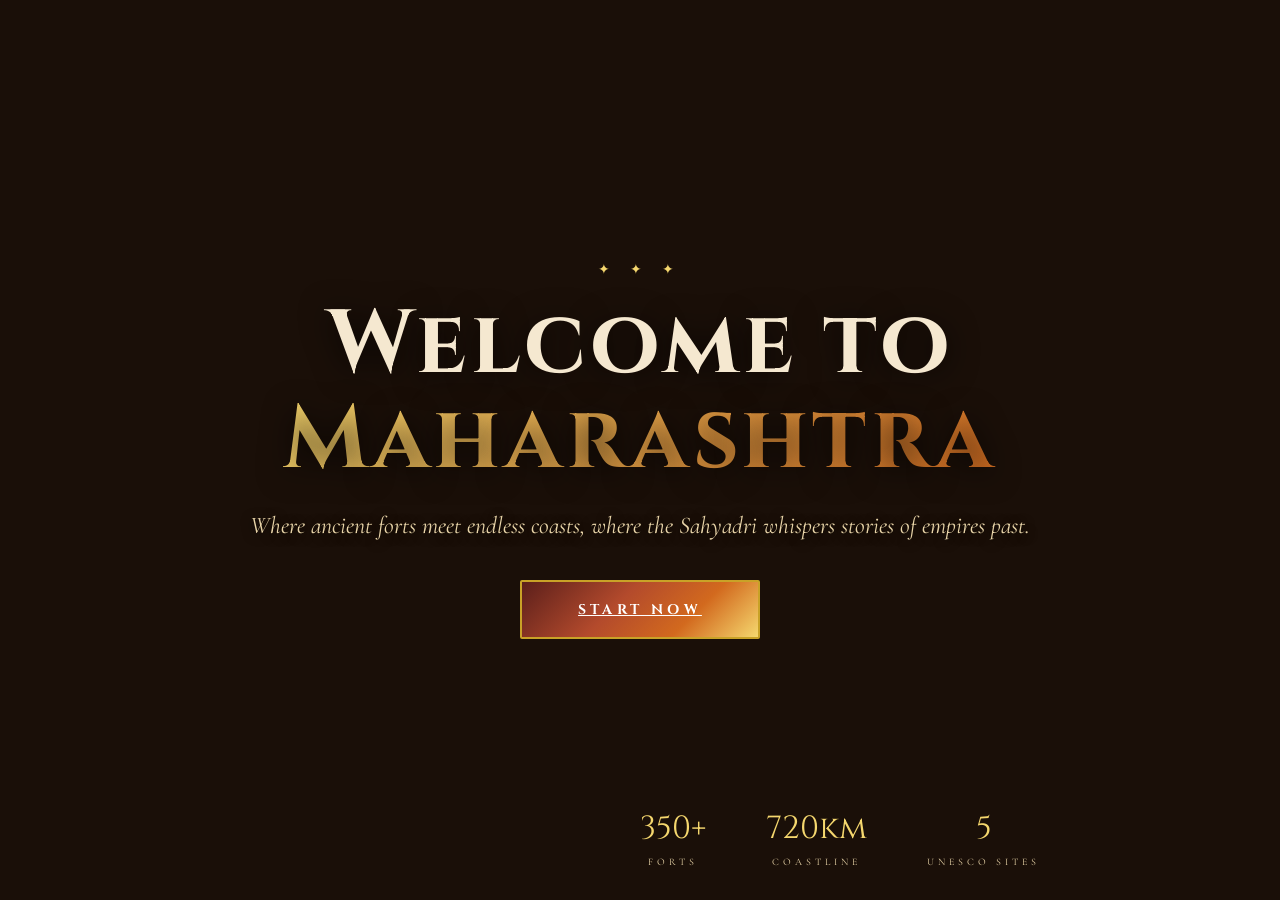
<file: index.html>
<!DOCTYPE html>
<html lang="en">
<head>
<meta charset="UTF-8" />
<meta name="viewport" content="width=device-width, initial-scale=1.0" />
<title>Maha Bhraman — Discover Maharashtra</title>
<meta name="description" content="A heritage tour of Maharashtra: forts, temples, beaches, wildlife and curated pilgrim circuits like Ashtavinayak, Jyotirlinga and 3.5 Shakti Peethas." />
<link rel="stylesheet" href="styles.css">
<link href="https://fonts.googleapis.com/css2?family=Cinzel:wght@400;600;700&family=Cormorant+Garamond:ital,wght@0,400;0,600;1,400&display=swap" rel="stylesheet">
</head>
<body>
<section class="screen active" id="s-landing">
  <div class="bg"></div>
  <div class="veil"></div>
  <div class="content fade-up">
    <div class="ornament">✦ ✦ ✦</div>
    <h1 class="display">Welcome to <span class="accent">Maharashtra</span></h1>
    <p class="lead fade-up delay-1">Where ancient forts meet endless coasts, where the Sahyadri whispers stories of empires past.</p>
    <a href="explore.html" class="btn-regal fade-up delay-2">Start Now</a>
  </div>
  <div class="stats-bar fade-up delay-3">
    <div class="stat"><span class="num">350+</span><span class="lab">Forts</span></div>
    <div class="stat"><span class="num">720km</span><span class="lab">Coastline</span></div>
    <div class="stat"><span class="num">5</span><span class="lab">UNESCO Sites</span></div>
  </div>
</section>

<script src="data.js"></script>
<script src="script.js"></script>
</body>
</html>
</file>
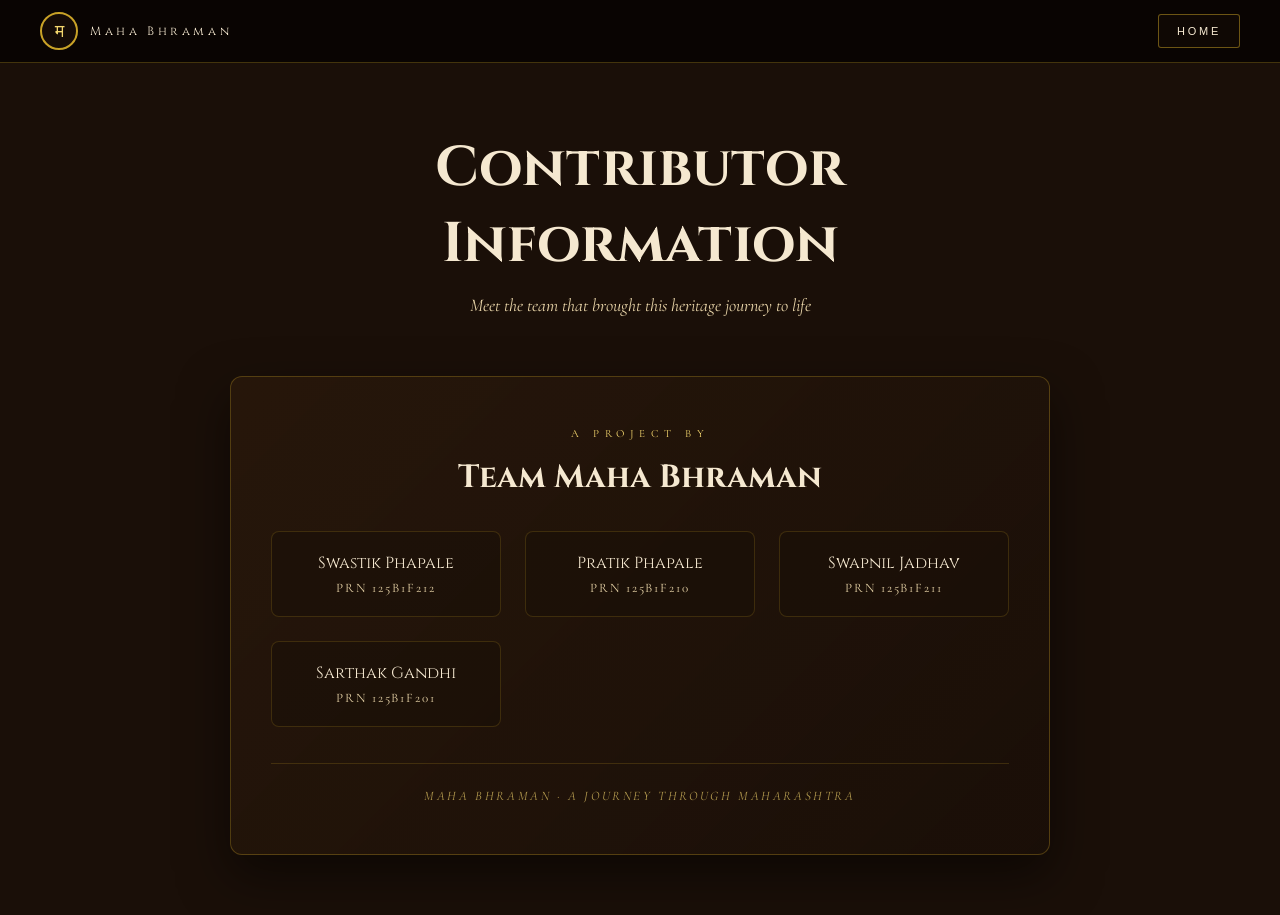
<file: contributors.html>
<!DOCTYPE html>
<html lang="en">
<head>
<meta charset="UTF-8" />
<meta name="viewport" content="width=device-width, initial-scale=1.0" />
<title>Contributors — Maha Bhraman</title>
<style>
:root{
  --gold:#c9a227; --gold-2:#f5d76e;
  --ink:#1a0f08; --parchment:#f5e8d0; --parchment-2:#e8d4a8;
}
*{margin:0;padding:0;box-sizing:border-box}
html,body{height:100%;width:100%}
body{
  font-family:'Cormorant Garamond', Georgia, serif;
  background:var(--ink); color:var(--parchment);
  overflow-x:hidden;
  -webkit-font-smoothing:antialiased;
  padding-top:70px;
}
/* ===== GLOBAL NAVIGATION ===== */
.global-nav{position:fixed;top:0;left:0;right:0;z-index:9999;display:flex;justify-content:space-between;align-items:center;padding:12px 40px;background:rgba(10,5,3,.98);border-bottom:1px solid rgba(201,162,39,.3);backdrop-filter:blur(12px)}
.nav-brand{display:flex;align-items:center;gap:12px}
.nav-brand-mark{width:38px;height:38px;border:2px solid var(--gold);border-radius:50%;display:flex;align-items:center;justify-content:center;font-family:'Cinzel',serif;color:var(--gold-2);font-size:18px;background:rgba(26,15,8,.7)}
.nav-brand-name{font-family:'Cinzel',serif;letter-spacing:.3em;font-size:12px;color:var(--parchment)}
.nav-links{display:flex;gap:12px}
.nav-link{padding:10px 18px;border:1px solid rgba(201,162,39,.5);background:rgba(26,15,8,.45);color:var(--parchment);font-family:'Helvetica Neue',Arial,sans-serif;font-size:11px;letter-spacing:.25em;text-transform:uppercase;text-decoration:none;cursor:pointer;border-radius:3px;transition:all .3s ease}
.nav-link:hover{background:var(--gold);color:var(--ink);border-color:var(--gold);transform:translateY(-1px)}
/* ===== MAIN CONTENT ===== */
main{max-width:900px;margin:0 auto;padding:60px 40px}
.page-header{text-align:center;margin-bottom:60px}
.page-header h1{font-family:'Cinzel',serif;font-size:clamp(32px,6vw,56px);color:var(--parchment);margin-bottom:12px}
.page-header p{color:var(--parchment-2);font-style:italic;font-size:18px}
.contrib-card{background:linear-gradient(135deg,rgba(58,35,15,.4),rgba(26,15,8,.7));border:1px solid rgba(201,162,39,.3);border-radius:12px;padding:50px 40px;text-align:center;box-shadow:0 20px 50px rgba(0,0,0,.5)}
.contrib-card .lab{color:var(--gold-2);letter-spacing:.5em;font-size:11px;text-transform:uppercase;margin-bottom:16px}
.contrib-card h2{font-family:'Cinzel',serif;font-size:32px;color:var(--parchment);margin-bottom:32px}
.members-grid{display:grid;grid-template-columns:repeat(auto-fit,minmax(200px,1fr));gap:24px;margin-bottom:36px}
.member{background:rgba(26,15,8,.6);border:1px solid rgba(201,162,39,.2);border-radius:8px;padding:20px;transition:all .3s ease}
.member:hover{background:rgba(201,162,39,.1);border-color:rgba(201,162,39,.4);transform:translateY(-4px)}
.member-name{font-family:'Cinzel',serif;color:var(--parchment);font-size:16px;margin-bottom:6px}
.member-prn{color:var(--parchment-2);font-size:13px;letter-spacing:.15em}
.tagline{color:rgba(245,215,110,.7);font-style:italic;font-size:13px;letter-spacing:.2em;text-transform:uppercase;margin-top:24px;padding-top:24px;border-top:1px solid rgba(201,162,39,.2)}
@media (max-width:768px){
  main{padding:40px 24px}
  .contrib-card{padding:30px 24px}
  .members-grid{grid-template-columns:1fr}
}
</style>
<link href="https://fonts.googleapis.com/css2?family=Cinzel:wght@400;600;700&family=Cormorant+Garamond:ital,wght@0,400;0,600;1,400&display=swap" rel="stylesheet">
</head>
<body>
<header class="global-nav">
  <div class="nav-brand"><div class="nav-brand-mark">म</div><div class="nav-brand-name">Maha Bhraman</div></div>
  <nav class="nav-links">
    <a class="nav-link" href="maharashtra-tourism.html">Home</a>
  </nav>
</header>

<main>
  <div class="page-header">
    <h1>Contributor Information</h1>
    <p>Meet the team that brought this heritage journey to life</p>
  </div>

  <section class="contrib-card">
    <div class="lab">A project by</div>
    <h2>Team Maha Bhraman</h2>
    
    <div class="members-grid">
      <div class="member">
        <div class="member-name">Swastik Phapale</div>
        <div class="member-prn">PRN 125B1F212</div>
      </div>
      <div class="member">
        <div class="member-name">Pratik Phapale</div>
        <div class="member-prn">PRN 125B1F210</div>
      </div>
      <div class="member">
        <div class="member-name">Swapnil Jadhav</div>
        <div class="member-prn">PRN 125B1F211</div>
      </div>
      <div class="member">
        <div class="member-name">Sarthak Gandhi</div>
        <div class="member-prn">PRN 125B1F201</div>
      </div>
    </div>

    <div class="tagline">Maha Bhraman · A journey through Maharashtra</div>
  </section>
</main>
</body>
</html>
</file>
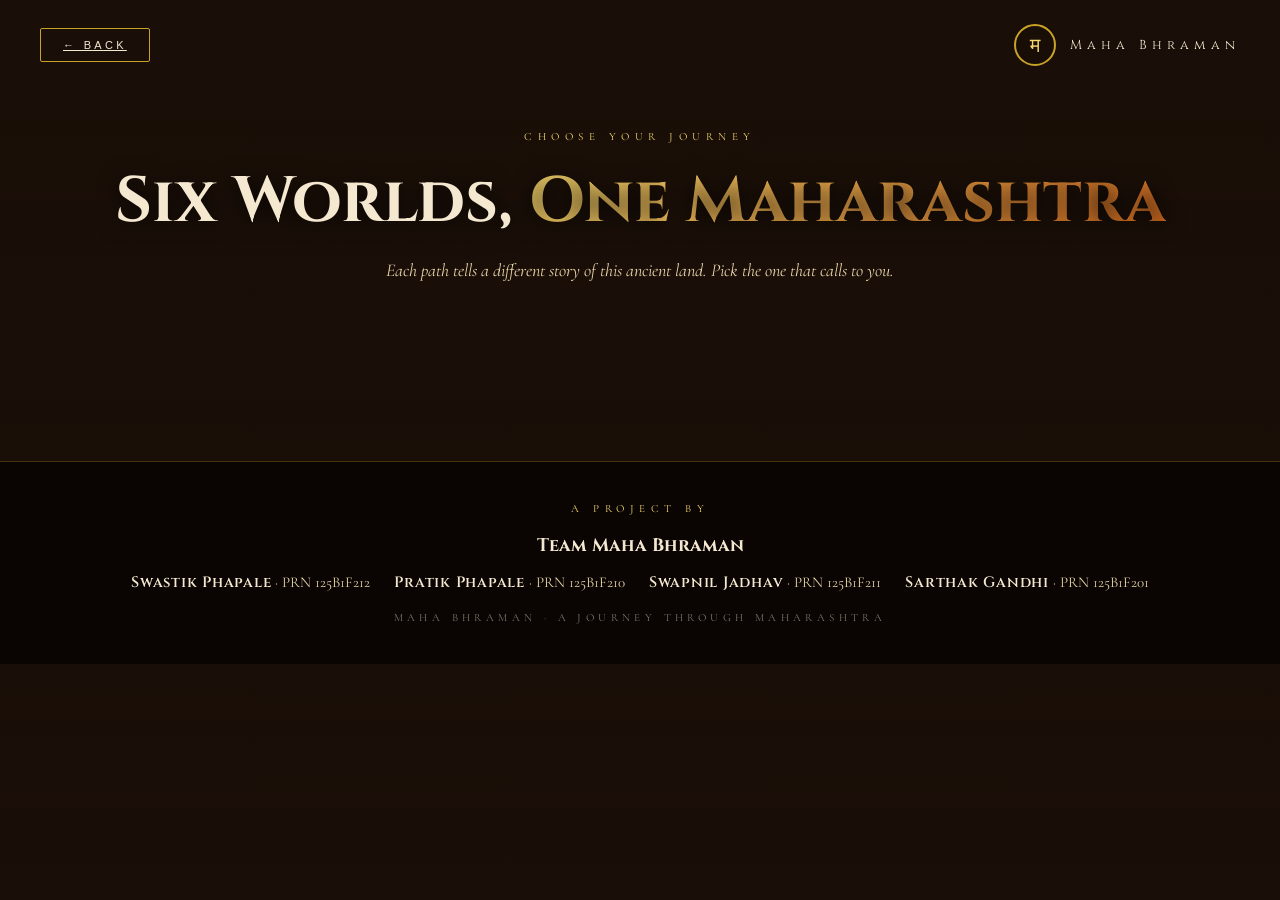
<file: explore.html>
<!DOCTYPE html>
<html lang="en">
<head>
<meta charset="UTF-8" />
<meta name="viewport" content="width=device-width, initial-scale=1.0" />
<title>Explore Maharashtra — Maha Bhraman</title>
<meta name="description" content="Choose your journey through Maharashtra's six worlds: heritage, religious, coastal, wildlife, and special pilgrim circuits." />
<link rel="stylesheet" href="styles.css">
<link href="https://fonts.googleapis.com/css2?family=Cinzel:wght@400;600;700&family=Cormorant+Garamond:ital,wght@0,400;0,600;1,400&display=swap" rel="stylesheet">
</head>
<body>
<section class="screen active" id="s-explore">
  <div class="bg"></div>
  <div class="veil"></div>
  <div class="topbar">
    <a href="index.html" class="back-btn">← Back</a>
    <div class="brand"><div class="brand-mark">म</div><div class="brand-name">Maha Bhraman</div></div>
  </div>
  <div class="explore-title fade-up">
    <div class="ornament">Choose your journey</div>
    <h1>Six Worlds, <span class="accent">One Maharashtra</span></h1>
    <p>Each path tells a different story of this ancient land. Pick the one that calls to you.</p>
  </div>
  <div class="cat-grid" id="catGrid"></div>
  <div class="contrib">
    <div class="lab">A project by</div>
    <h4>Team Maha Bhraman</h4>
    <ul>
      <li><b>Swastik Phapale</b> · PRN 125B1F212</li>
      <li><b>Pratik Phapale</b> · PRN 125B1F210</li>
      <li><b>Swapnil Jadhav</b> · PRN 125B1F211</li>
      <li><b>Sarthak Gandhi</b> · PRN 125B1F201</li>
    </ul>
    <div class="small">Maha Bhraman · A journey through Maharashtra</div>
  </div>
</section>

<script src="data.js"></script>
<script src="script.js"></script>
<script>
// Build category grid
(function(){
  const g = document.getElementById('catGrid');
  const order = ['heritage','religious','coastal','wildlife','special'];
  const repImg = {
    heritage: 'https://upload.wikimedia.org/wikipedia/commons/thumb/c/ca/Pratapgad_The_Fort_of_Valour.jpg/1280px-Pratapgad_The_Fort_of_Valour.jpg',
    religious: 'https://upload.wikimedia.org/wikipedia/commons/thumb/5/5b/Mahabaleshwar_Temple.jpg/1280px-Mahabaleshwar_Temple.jpg',
    coastal: 'https://upload.wikimedia.org/wikipedia/commons/3/3a/Mumbai_03-2016_30_Gateway_of_India.jpg',
    wildlife: 'https://upload.wikimedia.org/wikipedia/commons/thumb/9/9e/Tadoba_Andhari_Tiger_Reserve.jpg/1280px-Tadoba_Andhari_Tiger_Reserve.jpg',
    special: 'https://upload.wikimedia.org/wikipedia/commons/thumb/c/c3/Ajanta_%2863%29.jpg/1280px-Ajanta_%2863%29.jpg'
  };
  order.forEach(cid=>{
    const c = DATA.categories[cid];
    const card = document.createElement('div');
    card.className = 'cat-card fade-up';
    card.innerHTML = `
      <div class="img" style="background-image:url('${repImg[cid]}')"></div>
      <div class="veil"></div>
      <div class="glyph">${GLYPHS[cid]||'✦'}</div>
      <div class="body"><h3>${c.title}</h3><p>${c.tagline}</p></div>`;
    card.onclick = ()=> {
      if (cid === 'special') window.location.href = 'special.html';
      else window.location.href = `wheel.html?category=${cid}`;
    };
    g.appendChild(card);
  });
})();
</script>
</body>
</html>
</file>
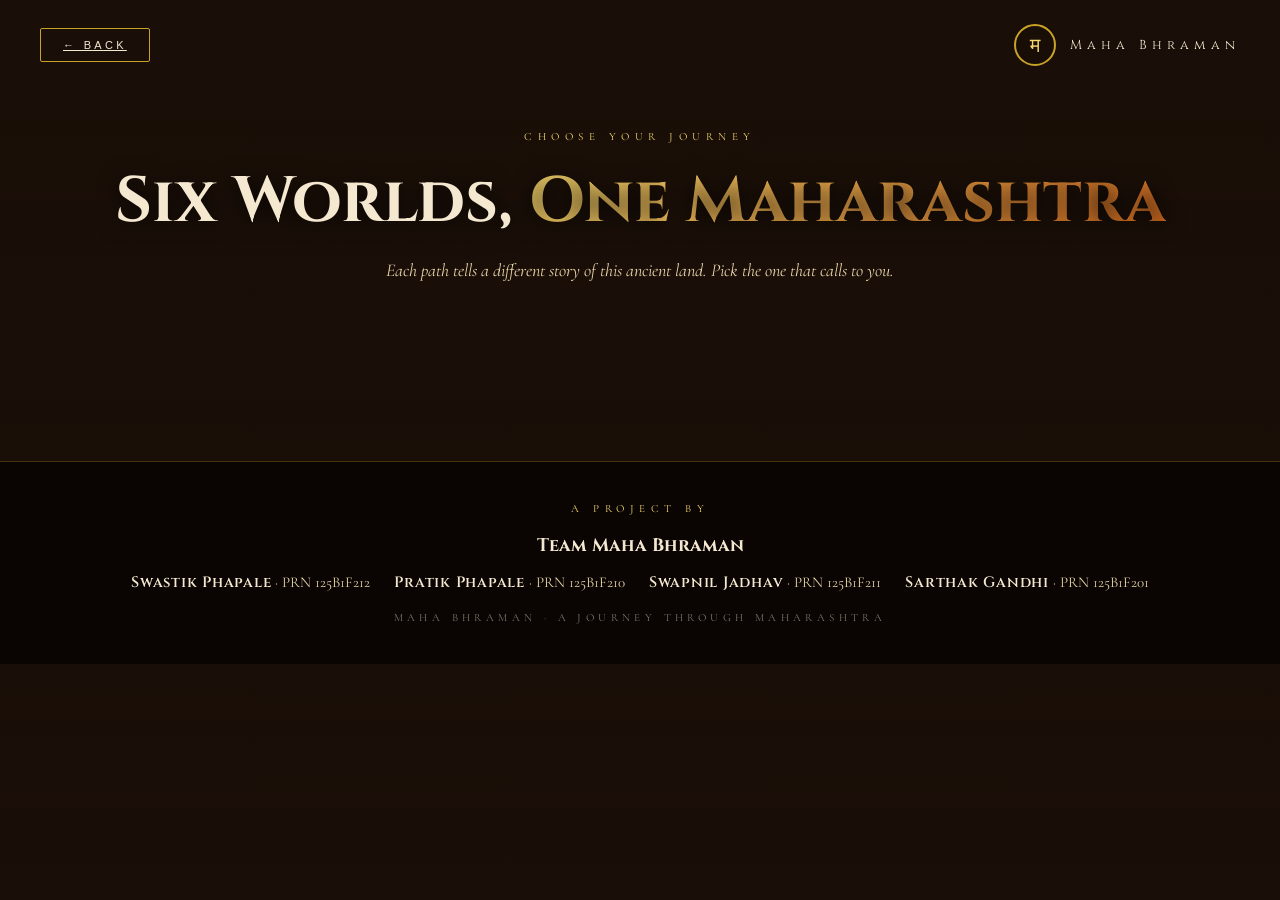
<file: info.html>
<!DOCTYPE html>
<html lang="en">
<head>
<meta charset="UTF-8" />
<meta name="viewport" content="width=device-width, initial-scale=1.0" />
<title>Destination Info — Maha Bhraman</title>
<meta name="description" content="Detailed information about destinations in Maharashtra." />
<link rel="stylesheet" href="styles.css">
<link href="https://fonts.googleapis.com/css2?family=Cinzel:wght@400;600;700&family=Cormorant+Garamond:ital,wght@0,400;0,600;1,400&display=swap" rel="stylesheet">
</head>
<body>
<section class="screen active" id="s-info">
  <div class="topbar" style="position:absolute;left:0;right:0;z-index:10">
    <a href="#" class="back-btn" id="backBtn">← Back</a>
    <div class="brand"><div class="brand-mark">म</div><div class="brand-name">Maha Bhraman</div></div>
  </div>
  <div class="hero">
    <img id="infoHeroImg" src="" alt="" onerror="this.classList.add('broken'); this.style.display='none'"/>
    <div class="veil"></div>
    <div class="titlebox">
      <div class="lab" id="infoLab">Discover</div>
      <h1 id="infoName">—</h1>
    </div>
  </div>
  <div class="info-body">
    <div class="info-text">
      <h2>About</h2><p id="infoAbout"></p>
      <h2>History</h2><p id="infoHist"></p>
      <h2>Story &amp; Legend</h2><p id="infoStory"></p>
      <h2>Nearby (within 100 km)</h2><ul id="infoNear"></ul>
    </div>
    <div class="info-image"><img id="infoSideImg" src="" alt="" onerror="this.classList.add('broken')"/></div>
  </div>
  <div class="origin-section">
    <h2>From where are you travelling?</h2>
    <p class="sub">Pick your starting city to see how to get there.</p>
    <div class="city-grid" id="cityGrid"></div>
  </div>
</section>

<script src="data.js"></script>
<script src="script.js"></script>
<script>
function getQueryParam(param) {
  const urlParams = new URLSearchParams(window.location.search);
  return urlParams.get(param);
}

function initInfo() {
  const spotId = getQueryParam('spot');
  if (!spotId || !DATA.spots[spotId]) {
    window.location.href = 'explore.html';
    return;
  }

  const sp = DATA.spots[spotId];
  document.getElementById('infoName').textContent = sp.name;
  document.getElementById('infoLab').textContent = 'Discover';
  document.getElementById('infoHeroImg').src = sp.image;
  document.getElementById('infoHeroImg').style.display = '';
  document.getElementById('infoHeroImg').classList.remove('broken');
  document.getElementById('infoSideImg').src = sp.image;
  document.getElementById('infoSideImg').classList.remove('broken');
  document.getElementById('infoAbout').textContent = sp.info;
  document.getElementById('infoHist').textContent = sp.history;
  document.getElementById('infoStory').textContent = sp.story;
  const ul = document.getElementById('infoNear');
  ul.innerHTML = '';
  sp.nearby.forEach(n=>{ const li=document.createElement('li'); li.textContent=n; ul.appendChild(li); });

  // Set back button to go to wheel (we'll assume it came from wheel)
  document.getElementById('backBtn').href = 'wheel.html';

  // Build city grid
  const g = document.getElementById('cityGrid');
  DATA.cities.forEach(c=>{
    const b = document.createElement('button');
    b.className = 'city-btn';
    b.textContent = c;
    b.onclick = ()=> window.location.href = `transport.html?spot=${spotId}&city=${c}`;
    g.appendChild(b);
  });
}

initInfo();
</script>
</body>
</html>
</file>
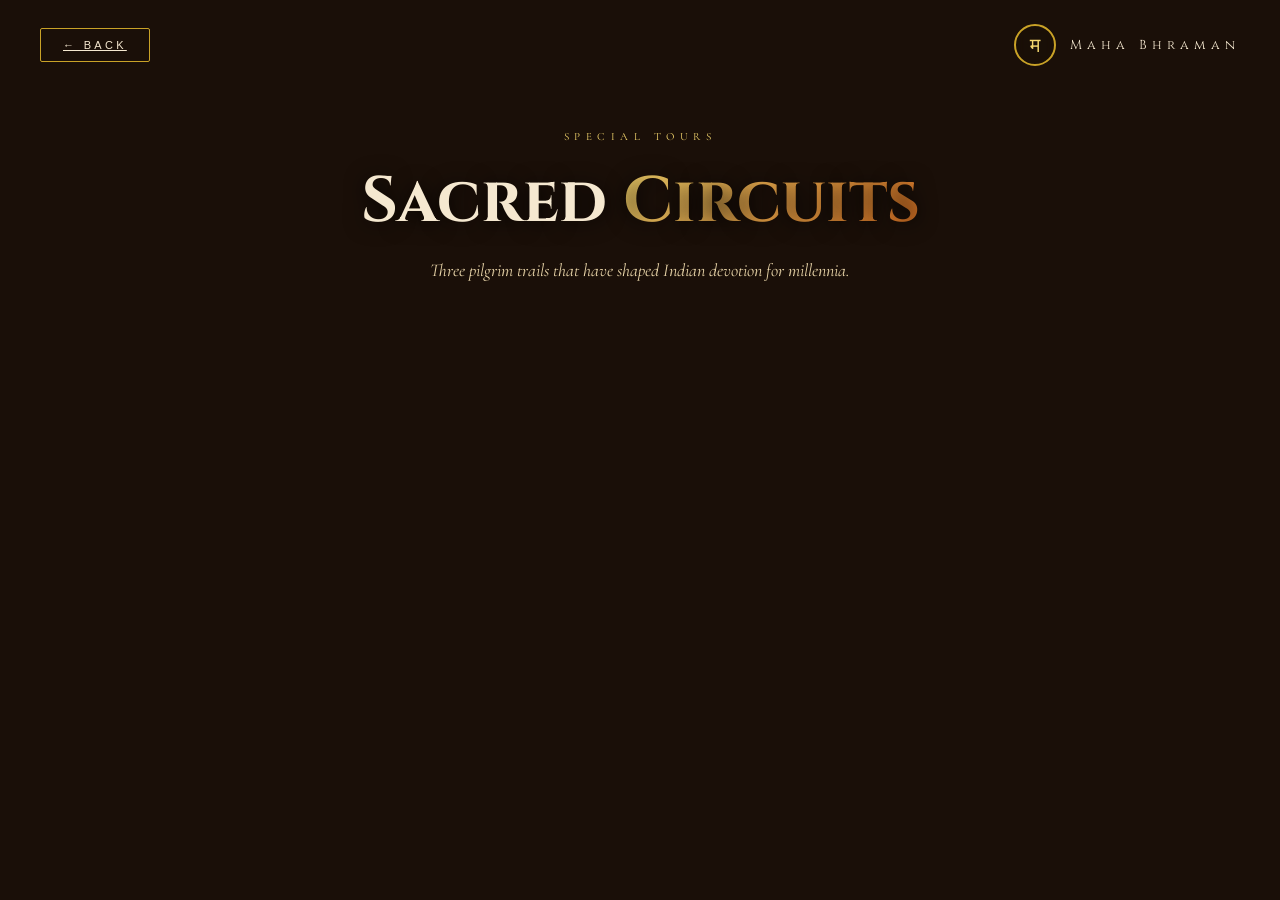
<file: special.html>
<!DOCTYPE html>
<html lang="en">
<head>
<meta charset="UTF-8" />
<meta name="viewport" content="width=device-width, initial-scale=1.0" />
<title>Special Tours — Maha Bhraman</title>
<meta name="description" content="Sacred pilgrim circuits of Maharashtra: Ashtavinayak, Jyotirlinga, and 3.5 Shakti Peethas." />
<link rel="stylesheet" href="styles.css">
<link href="https://fonts.googleapis.com/css2?family=Cinzel:wght@400;600;700&family=Cormorant+Garamond:ital,wght@0,400;0,600;1,400&display=swap" rel="stylesheet">
</head>
<body>
<section class="screen active" id="s-special">
  <div class="topbar">
    <a href="explore.html" class="back-btn">← Back</a>
    <div class="brand"><div class="brand-mark">म</div><div class="brand-name">Maha Bhraman</div></div>
  </div>
  <div class="explore-title fade-up">
    <div class="ornament">Special Tours</div>
    <h1>Sacred <span class="accent">Circuits</span></h1>
    <p>Three pilgrim trails that have shaped Indian devotion for millennia.</p>
  </div>
  <div class="cat-grid special-grid" id="specialGrid"></div>
</section>

<script src="data.js"></script>
<script src="script.js"></script>
<script>
// Build special sub-grid
(function(){
  const g = document.getElementById('specialGrid');
  const order = ['ashtavinayak','jyotirlinga','shakti'];
  order.forEach(sid=>{
    const s = DATA.special[sid];
    const card = document.createElement('div');
    card.className = 'cat-card fade-up';
    card.innerHTML = `
      <div class="img" style="background-image:url('${s.image}')"></div>
      <div class="veil"></div>
      <div class="glyph">❖</div>
      <div class="body"><h3>${s.title}</h3><p>${s.tagline}</p></div>`;
    card.onclick = ()=> window.location.href = `wheel.html?special=${sid}`;
    g.appendChild(card);
  });
})();
</script>
</body>
</html>
</file>
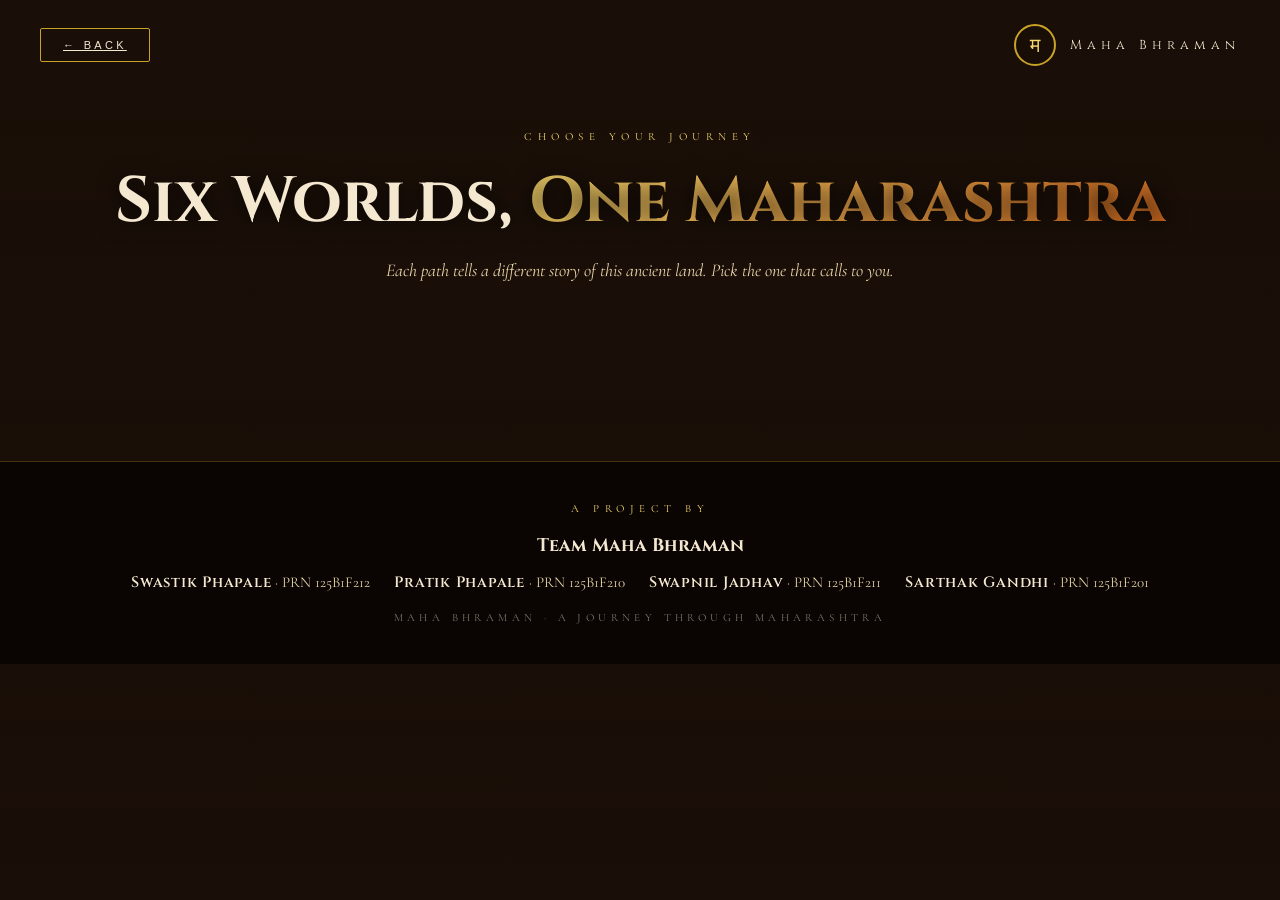
<file: transport.html>
<!DOCTYPE html>
<html lang="en">
<head>
<meta charset="UTF-8" />
<meta name="viewport" content="width=device-width, initial-scale=1.0" />
<title>Travel Information — Maha Bhraman</title>
<meta name="description" content="Transportation options and schedules for traveling to destinations in Maharashtra." />
<link rel="stylesheet" href="styles.css">
<link href="https://fonts.googleapis.com/css2?family=Cinzel:wght@400;600;700&family=Cormorant+Garamond:ital,wght@0,400;0,600;1,400&display=swap" rel="stylesheet">
</head>
<body>
<section class="screen active" id="s-transport">
  <div class="topbar">
    <a href="#" class="back-btn" id="backBtn">← Back</a>
    <div class="brand"><div class="brand-mark">म</div><div class="brand-name">Maha Bhraman</div></div>
  </div>
  <div class="transport-head">
    <div class="lab">Plan your travel</div>
    <h1 id="tHeading">—</h1>
    <p id="tSub">—</p>
  </div>
  <div class="transport-grid">
    <div class="t-card">
      <h3><span class="icon">🚌</span> By Bus</h3>
      <table id="busTable"><thead><tr><th>Operator</th><th>Code</th><th>Dep</th><th>Arr</th><th>Fare</th></tr></thead><tbody></tbody></table>
    </div>
    <div class="t-card">
      <h3><span class="icon">✈</span> By Flight</h3>
      <div id="flightTableWrap"></div>
    </div>
  </div>
  <div class="contrib">
    <div class="lab">Project by</div>
    <h4>Team Maha Bhraman</h4>
    <ul>
      <li><b>Swastik Phapale</b> · PRN 125B1F212</li>
      <li><b>Pratik Phapale</b> · PRN 125B1F210</li>
      <li><b>Swapnil Jadhav</b> · PRN 125B1F211</li>
      <li><b>Sarthak Gandhi</b> · PRN 125B1F201</li>
    </ul>
  </div>
</section>

<script src="data.js"></script>
<script src="script.js"></script>
<script>
function getQueryParam(param) {
  const urlParams = new URLSearchParams(window.location.search);
  return urlParams.get(param);
}

function initTransport() {
  const spotId = getQueryParam('spot');
  const city = getQueryParam('city');

  if (!spotId || !city || !DATA.spots[spotId] || !DATA.transport[spotId] || !DATA.transport[spotId][city]) {
    window.location.href = 'explore.html';
    return;
  }

  const sp = DATA.spots[spotId];
  const t = DATA.transport[spotId][city];
  document.getElementById('tHeading').textContent = `${city} → ${sp.name}`;
  document.getElementById('tSub').textContent = `Sample schedule from ${city} (${t.airport_origin}) to nearest airport ${t.airport_dest}.`;
  document.getElementById('backBtn').href = `info.html?spot=${spotId}`;

  // Bus table
  const tb = document.querySelector('#busTable tbody');
  tb.innerHTML = '';
  t.buses.forEach(b=>{
    const tr = document.createElement('tr');
    tr.innerHTML = `<td>${b.op}</td><td>${b.code}</td><td>${b.dep}</td><td>${b.arr}</td><td>${b.fare}</td>`;
    tb.appendChild(tr);
  });

  // Flights
  const fw = document.getElementById('flightTableWrap');
  if (!t.flights.length) {
    fw.innerHTML = `<div class="empty-flight">No direct flight needed — your origin and destination share airport <b>${t.airport_origin}</b>. Bus or road is the recommended option.</div>`;
  } else {
    let h = `<table><thead><tr><th>Airline</th><th>Code</th><th>${t.airport_origin} → ${t.airport_dest}</th><th>Arr</th><th>Fare</th></tr></thead><tbody>`;
    t.flights.forEach(f=>{
      h += `<tr><td>${f.op}</td><td>${f.code}</td><td>${f.dep}</td><td>${f.arr}</td><td>${f.fare}</td></tr>`;
    });
    h += `</tbody></table>`;
    fw.innerHTML = h;
  }
}

initTransport();
</script>
</body>
</html>
</file>
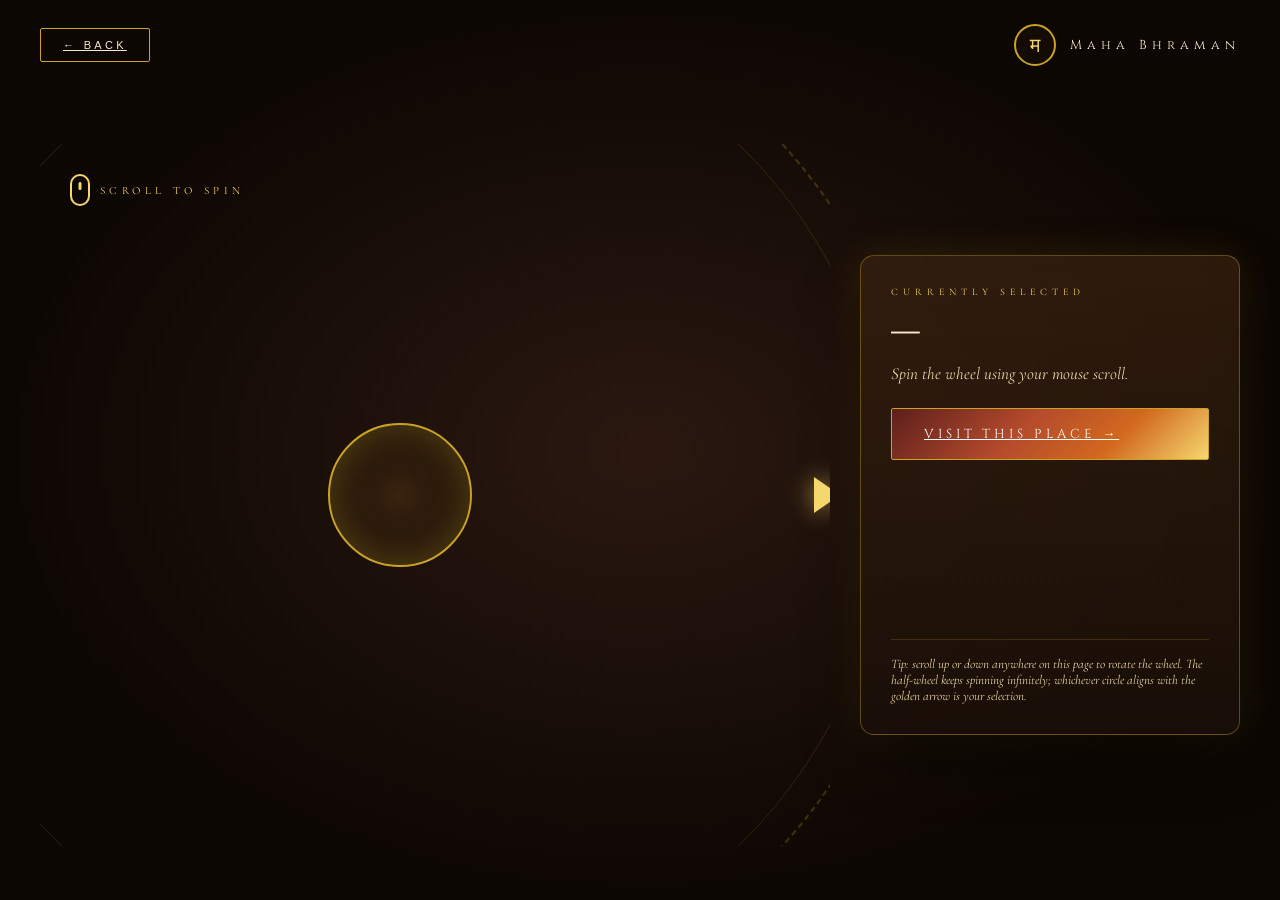
<file: wheel.html>
<!DOCTYPE html>
<html lang="en">
<head>
<meta charset="UTF-8" />
<meta name="viewport" content="width=device-width, initial-scale=1.0" />
<title>Wheel Selector — Maha Bhraman</title>
<meta name="description" content="Spin the wheel to discover random destinations in Maharashtra." />
<link rel="stylesheet" href="styles.css">
<link href="https://fonts.googleapis.com/css2?family=Cinzel:wght@400;600;700&family=Cormorant+Garamond:ital,wght@0,400;0,600;1,400&display=swap" rel="stylesheet">
</head>
<body>
<section class="screen active" id="s-wheel">
  <div class="topbar">
    <a href="#" class="back-btn" id="backBtn">← Back</a>
    <div class="brand"><div class="brand-mark">म</div><div class="brand-name" id="wheelTitle">Maha Bhraman</div></div>
  </div>
  <div class="wheel-stage">
    <div class="wheel-wrap" id="wheelWrap">
      <div class="scroll-cue"><span class="ico"></span> Scroll to spin</div>
      <div class="wheel" id="wheel"></div>
      <div class="wheel-pointer"></div>
    </div>
    <aside class="wheel-info">
      <div class="lab">Currently selected</div>
      <h2 id="wheelName">—</h2>
      <p class="tag" id="wheelTag">Spin the wheel using your mouse scroll.</p>
      <a href="#" class="pick-btn" id="pickBtn">Visit this place →</a>
      <div class="hint">Tip: scroll up or down anywhere on this page to rotate the wheel. The half-wheel keeps spinning infinitely; whichever circle aligns with the golden arrow is your selection.</div>
    </aside>
  </div>
</section>

<script src="data.js"></script>
<script src="script.js"></script>
<script>
// Wheel functionality
let wheelAngle = 0;
let wheelStep = 0;
let wheelItemsEls = [];
let activeIdx = 0;
let currentSpotIds = [];
let currentCategory = '';

function getQueryParam(param) {
  const urlParams = new URLSearchParams(window.location.search);
  return urlParams.get(param);
}

function initWheel() {
  const category = getQueryParam('category');
  const special = getQueryParam('special');

  if (category) {
    currentCategory = 'explore';
    currentSpotIds = DATA.catSpots[category];
    document.getElementById('wheelTitle').textContent = DATA.categories[category].title;
    document.getElementById('backBtn').href = 'explore.html';
  } else if (special) {
    currentCategory = 'special';
    currentSpotIds = DATA.specialSpots[special];
    document.getElementById('wheelTitle').textContent = DATA.special[special].title;
    document.getElementById('backBtn').href = 'special.html';
  }

  buildWheel();
}

function buildWheel(){
  const wheel = document.getElementById('wheel');
  wheel.innerHTML = '';
  const N = currentSpotIds.length;
  wheelStep = 360 / N;
  const r = 520;
  wheel.style.setProperty('--wheel-r', r+'px');
  wheelItemsEls = [];
  currentSpotIds.forEach((sid, i)=>{
    const sp = DATA.spots[sid];
    const el = document.createElement('div');
    el.className = 'wheel-item';
    const ang = i * wheelStep;
    const rad = ang * Math.PI/180;
    const ringR = r - 110;
    const x = Math.cos(rad) * ringR;
    const y = Math.sin(rad) * ringR;
    el.style.transform = `translate(${x}px, ${y}px) rotate(${-ang}deg)`;
    el.dataset.baseAngle = ang;
    el.innerHTML = `<img src="${sp.image}" alt="${sp.name}" onerror="this.parentNode.classList.add('broken'); this.style.display='none'"/>`;
    el.onclick = ()=> { snapToIndex(i); openCurrentSpot(); };
    wheel.appendChild(el);
    wheelItemsEls.push(el);
  });
  wheelAngle = 0;
  applyWheel();
  updateWheelInfo();
}

function applyWheel(){
  const wheel = document.getElementById('wheel');
  wheel.style.transform = `translateY(-50%) rotate(${wheelAngle}deg)`;
  let bestI = 0, bestDist = 1e9;
  wheelItemsEls.forEach((el, i)=>{
    const base = parseFloat(el.dataset.baseAngle);
    let screenAng = (base + wheelAngle) % 360;
    if (screenAng < 0) screenAng += 360;
    const dist = Math.min(screenAng, 360 - screenAng);
    if (dist < bestDist) { bestDist = dist; bestI = i; }
    const img = el.querySelector('img');
    if (img) img.style.transform = `rotate(${-wheelAngle}deg)`;
    el.classList.remove('active');
  });
  wheelItemsEls[bestI] && wheelItemsEls[bestI].classList.add('active');
  if (bestI !== activeIdx) { activeIdx = bestI; updateWheelInfo(); }
}

function updateWheelInfo(){
  const sid = currentSpotIds[activeIdx];
  if (!sid) return;
  const sp = DATA.spots[sid];
  document.getElementById('wheelName').textContent = sp.name;
  document.getElementById('wheelTag').textContent = sp.info.split('.').slice(0,1).join('.') + '.';
}

function snapToIndex(i){
  const target = -i * wheelStep;
  let delta = ((target - wheelAngle) % 360 + 540) % 360 - 180;
  wheelAngle += delta;
  applyWheel();
}

function openCurrentSpot(){
  const sid = currentSpotIds[activeIdx];
  if (!sid) return;
  window.location.href = `info.html?spot=${sid}`;
}

// Event listeners
window.addEventListener('wheel', (e)=>{
  e.preventDefault();
  wheelAngle += e.deltaY * 0.25;
  applyWheel();
}, {passive:false});

let touchStartY = null;
window.addEventListener('touchstart', e=>{ touchStartY = e.touches[0].clientY; });
window.addEventListener('touchmove', e=>{
  if (touchStartY===null) return;
  const dy = e.touches[0].clientY - touchStartY;
  wheelAngle += dy * 0.5;
  touchStartY = e.touches[0].clientY;
  applyWheel();
});

document.getElementById('pickBtn').onclick = openCurrentSpot;

initWheel();
</script>
</body>
</html>
</file>
<file: styles.css>
:root{
  --saffron:#d2691e; --saffron-2:#a0522d; --gold:#c9a227; --gold-2:#f5d76e;
  --ink:#1a0f08; --ink-2:#2a1810; --parchment:#f5e8d0; --parchment-2:#e8d4a8;
  --maroon:#5c1f1b; --terracotta:#b34a2c;
  --gradient-sunset: linear-gradient(135deg,#5c1f1b 0%, #b34a2c 40%, #d2691e 70%, #f5d76e 100%);
  --gradient-veil: linear-gradient(180deg, rgba(26,15,8,.45) 0%, rgba(26,15,8,.85) 100%);
  --shadow-regal: 0 25px 60px -10px rgba(0,0,0,.7), 0 0 40px rgba(201,162,39,.15);
}
*{margin:0;padding:0;box-sizing:border-box}
html,body{height:100%}
body{
  font-family:'Cormorant Garamond', Georgia, serif;
  background:var(--ink); color:var(--parchment);
  overflow-x:hidden;
  -webkit-font-smoothing:antialiased;
}
.display{font-family:'Cinzel','Times New Roman',serif;letter-spacing:.04em}
.ui{font-family:'Helvetica Neue',Arial,sans-serif;letter-spacing:.25em;text-transform:uppercase;font-size:11px}

/* ===== fade animations ===== */
@keyframes fadeUp{from{opacity:0;transform:translateY(24px)}to{opacity:1;transform:none}}
@keyframes slowZoom{from{transform:scale(1.05)}to{transform:scale(1.18)}}
@keyframes glowPulse{0%,100%{box-shadow:0 0 30px rgba(245,215,110,.35)}50%{box-shadow:0 0 60px rgba(245,215,110,.7)}}
.fade-up{animation:fadeUp .9s cubic-bezier(.22,1,.36,1) both}
.delay-1{animation-delay:.15s}.delay-2{animation-delay:.3s}.delay-3{animation-delay:.45s}.delay-4{animation-delay:.6s}

/* ===== screen system ===== */
.screen{display:none;min-height:100vh;width:100%;position:relative}
.screen.active{display:block}

/* ===== screen 1 — landing ===== */
#s-landing{display:none}
#s-landing.active{display:flex;align-items:center;justify-content:center;text-align:center;overflow:hidden}
#s-landing .bg{position:absolute;inset:0;background-image:url('https://upload.wikimedia.org/wikipedia/commons/thumb/c/ca/Pratapgad_The_Fort_of_Valour.jpg/1280px-Pratapgad_The_Fort_of_Valour.jpg');background-size:cover;background-position:center;animation:slowZoom 20s ease-in-out infinite alternate;filter:saturate(1.1) contrast(1.05)}
#s-landing .veil{position:absolute;inset:0;background:linear-gradient(180deg, rgba(26,15,8,.55), rgba(26,15,8,.85))}
#s-landing .content{position:relative;z-index:2;padding:40px;max-width:900px}
#s-landing .ornament{font-size:14px;color:var(--gold-2);letter-spacing:.6em;margin-bottom:20px}
#s-landing h1{font-size:clamp(40px,7vw,96px);line-height:1.05;color:var(--parchment);text-shadow:0 4px 30px rgba(0,0,0,.7);font-weight:700}
#s-landing h1 .accent{background:linear-gradient(135deg,var(--gold-2),var(--saffron));-webkit-background-clip:text;background-clip:text;color:transparent}
#s-landing p.lead{margin-top:24px;font-size:clamp(18px,2vw,24px);font-style:italic;color:var(--parchment-2);text-shadow:0 2px 12px rgba(0,0,0,.7)}
.btn-regal{
  display:inline-block;margin-top:40px;padding:18px 56px;border:2px solid var(--gold);
  background:var(--gradient-sunset);color:#fff;font-family:'Cinzel',serif;font-weight:700;
  letter-spacing:.3em;font-size:14px;text-transform:uppercase;cursor:pointer;
  transition:all .4s ease;animation:glowPulse 3s infinite;border-radius:2px;
}
.btn-regal:hover{transform:translateY(-3px) scale(1.04)}
.stats-bar{position:absolute;bottom:30px;left:50%;transform:translateX(-50%);display:flex;gap:60px;z-index:2}
.stats-bar .stat{text-align:center;color:var(--parchment-2)}
.stats-bar .num{font-family:'Cinzel',serif;font-size:32px;color:var(--gold-2);display:block}
.stats-bar .lab{font-size:10px;letter-spacing:.4em;text-transform:uppercase;margin-top:6px}

/* ===== shared header ===== */
.topbar{position:relative;z-index:10;display:flex;justify-content:space-between;align-items:center;padding:24px 40px}
.brand{display:flex;align-items:center;gap:14px}
.brand-mark{width:42px;height:42px;border:2px solid var(--gold);border-radius:50%;display:flex;align-items:center;justify-content:center;font-family:'Cinzel',serif;color:var(--gold-2);font-size:20px;background:rgba(26,15,8,.6);backdrop-filter:blur(6px)}
.brand-name{font-family:'Cinzel',serif;letter-spacing:.4em;font-size:13px;color:var(--parchment)}
.back-btn{background:none;border:1px solid var(--gold);color:var(--parchment);padding:10px 22px;cursor:pointer;font-family:'Helvetica Neue',sans-serif;font-size:11px;letter-spacing:.3em;text-transform:uppercase;transition:all .3s ease;border-radius:2px}
.back-btn:hover{background:var(--gold);color:var(--ink)}

/* ===== screen 2 — explore (categories) ===== */
#s-explore .bg{position:fixed;inset:0;background-image:url('https://upload.wikimedia.org/wikipedia/commons/3/3a/Mumbai_03-2016_30_Gateway_of_India.jpg');background-size:cover;background-position:center;z-index:-1;filter:brightness(.45) saturate(1.1)}
#s-explore .veil{position:fixed;inset:0;background:var(--gradient-veil);z-index:-1}
.explore-title{text-align:center;padding:40px 20px 30px}
.explore-title .ornament{color:var(--gold-2);letter-spacing:.5em;font-size:11px;margin-bottom:16px;text-transform:uppercase}
.explore-title h1{font-family:'Cinzel',serif;font-size:clamp(36px,5vw,64px);color:var(--parchment);text-shadow:0 2px 20px rgba(0,0,0,.8)}
.explore-title h1 .accent{background:linear-gradient(135deg,var(--gold-2),var(--saffron));-webkit-background-clip:text;background-clip:text;color:transparent}
.explore-title p{font-style:italic;font-size:18px;color:var(--parchment-2);margin-top:14px;max-width:600px;margin-left:auto;margin-right:auto}
.cat-grid{display:grid;grid-template-columns:repeat(auto-fit,minmax(280px,1fr));gap:24px;padding:30px 40px 80px;max-width:1400px;margin:0 auto}
.cat-card{position:relative;height:340px;border-radius:14px;overflow:hidden;cursor:pointer;border:1px solid rgba(201,162,39,.3);transition:all .6s cubic-bezier(.22,1,.36,1);box-shadow:0 10px 30px rgba(0,0,0,.4)}
.cat-card:hover{transform:translateY(-10px);box-shadow:var(--shadow-regal);border-color:var(--gold)}
.cat-card .img{position:absolute;inset:0;background-size:cover;background-position:center;transition:transform 1.4s cubic-bezier(.22,1,.36,1)}
.cat-card:hover .img{transform:scale(1.12)}
.cat-card .veil{position:absolute;inset:0;background:linear-gradient(180deg,rgba(26,15,8,.2) 0%, rgba(26,15,8,.85) 75%, rgba(26,15,8,.95) 100%)}
.cat-card .glyph{position:absolute;top:18px;right:18px;width:46px;height:46px;border:1px solid var(--gold);border-radius:50%;display:flex;align-items:center;justify-content:center;font-family:'Cinzel',serif;font-size:20px;color:var(--gold-2);background:rgba(26,15,8,.5);backdrop-filter:blur(6px)}
.cat-card .body{position:absolute;left:0;right:0;bottom:0;padding:26px}
.cat-card .body h3{font-family:'Cinzel',serif;font-size:30px;color:var(--parchment);text-shadow:0 2px 12px rgba(0,0,0,.7)}
.cat-card .body p{font-style:italic;color:var(--parchment-2);margin-top:6px;font-size:16px}

/* ===== screen 3 — wheel selector ===== */
#s-wheel{background:radial-gradient(ellipse at center, #2a1810 0%, #0d0703 70%);min-height:100vh;overflow:hidden}
.wheel-stage{position:relative;display:grid;grid-template-columns:1fr 380px;gap:30px;padding:30px 40px;min-height:calc(100vh - 90px);align-items:center}
.wheel-wrap{position:relative;width:100%;height:78vh;min-height:560px;overflow:hidden}
/* The wheel: huge circle, only the LEFT half visible (flipped to face opposite). Items circle around it. */
.wheel{
  position:absolute;
  /* center off-screen to the right so only left half shows */
  left:calc(-1 * var(--wheel-r) + 360px);
  top:50%;transform:translateY(-50%) rotate(0deg);
  width:calc(var(--wheel-r) * 2);height:calc(var(--wheel-r) * 2);
  border-radius:50%;
  border:2px dashed rgba(201,162,39,.25);
  --wheel-r: 520px;
  transition:transform .25s cubic-bezier(.22,1,.36,1);
  will-change:transform;
}
.wheel::before{content:"";position:absolute;inset:30px;border-radius:50%;border:1px solid rgba(201,162,39,.18)}
.wheel::after{content:"";position:absolute;left:50%;top:50%;width:140px;height:140px;border-radius:50%;background:radial-gradient(circle,#3a230f 0%, #1a0f08 70%);transform:translate(-50%,-50%);border:2px solid var(--gold);box-shadow:0 0 40px rgba(201,162,39,.4) inset}
.wheel-item{
  position:absolute;left:50%;top:50%;
  width:170px;height:170px;border-radius:50%;
  margin:-85px 0 0 -85px;
  overflow:hidden;
  border:3px solid rgba(201,162,39,.6);
  box-shadow:0 8px 24px rgba(0,0,0,.6);
  background:#2a1810;
  transition:all .4s ease;
  cursor:pointer;
}
.wheel-item img{width:100%;height:100%;object-fit:cover;display:block}
.wheel-item.active{border-color:var(--gold-2);transform:scale(1.15);box-shadow:0 0 40px rgba(245,215,110,.7), 0 12px 28px rgba(0,0,0,.7);z-index:3}
.wheel-item .ring{position:absolute;inset:0;border-radius:50%;pointer-events:none}
/* indicator at the wheel's right edge (where left-half meets info panel) */
.wheel-pointer{position:absolute;right:-10px;top:50%;transform:translateY(-50%);width:0;height:0;border-style:solid;border-width:18px 0 18px 26px;border-color:transparent transparent transparent var(--gold-2);filter:drop-shadow(0 0 12px rgba(245,215,110,.7));z-index:5}
.wheel-info{padding:30px;background:linear-gradient(180deg,rgba(58,35,15,.7),rgba(26,15,8,.85));border:1px solid rgba(201,162,39,.4);border-radius:14px;backdrop-filter:blur(8px);box-shadow:var(--shadow-regal);min-height:480px;display:flex;flex-direction:column}
.wheel-info .lab{color:var(--gold-2);letter-spacing:.5em;font-size:10px;text-transform:uppercase;margin-bottom:14px}
.wheel-info h2{font-family:'Cinzel',serif;font-size:36px;color:var(--parchment);line-height:1.15}
.wheel-info p.tag{color:var(--parchment-2);font-style:italic;margin-top:10px;font-size:17px}
.wheel-info .hint{margin-top:auto;color:var(--parchment-2);font-size:13px;border-top:1px solid rgba(201,162,39,.2);padding-top:16px;font-style:italic}
.wheel-info .pick-btn{margin-top:24px;padding:16px 32px;background:var(--gradient-sunset);border:1px solid var(--gold);color:#fff;font-family:'Cinzel',serif;letter-spacing:.3em;font-size:13px;text-transform:uppercase;cursor:pointer;border-radius:2px;transition:transform .3s ease}
.wheel-info .pick-btn:hover{transform:translateY(-2px)}
.scroll-cue{position:absolute;left:30px;top:30px;color:var(--gold-2);font-size:11px;letter-spacing:.4em;text-transform:uppercase;display:flex;align-items:center;gap:10px}
.scroll-cue .ico{display:inline-block;width:20px;height:32px;border:2px solid var(--gold-2);border-radius:12px;position:relative}
.scroll-cue .ico::after{content:"";position:absolute;left:50%;top:6px;width:3px;height:8px;background:var(--gold-2);border-radius:2px;transform:translateX(-50%);animation:scrollDot 1.5s infinite}
@keyframes scrollDot{0%,100%{opacity:1;top:6px}50%{opacity:.3;top:16px}}

@media (max-width:900px){
  .wheel-stage{grid-template-columns:1fr;padding:20px}
  .wheel-wrap{height:60vh;min-height:420px}
  .wheel{left:calc(-1 * var(--wheel-r) + 280px); --wheel-r: 380px}
  .wheel-item{width:130px;height:130px;margin:-65px 0 0 -65px}
  .scroll-cue{display:none}
}

/* ===== screen 4 — special (3 sub-categories) ===== */
.special-grid{display:grid;grid-template-columns:repeat(auto-fit,minmax(300px,1fr));gap:30px;max-width:1100px;margin:40px auto;padding:0 30px}

/* ===== screen 5 — info page ===== */
#s-info{background:var(--ink);min-height:100vh}
#s-info .hero{position:relative;height:46vh;min-height:340px;overflow:hidden}
#s-info .hero img{width:100%;height:100%;object-fit:cover;animation:slowZoom 20s ease-in-out infinite alternate}
#s-info .hero .veil{position:absolute;inset:0;background:linear-gradient(180deg,rgba(26,15,8,.3) 0%, rgba(26,15,8,1) 100%)}
#s-info .hero .titlebox{position:absolute;left:0;right:0;bottom:30px;text-align:center;color:var(--parchment);padding:0 20px}
#s-info .hero .titlebox .lab{color:var(--gold-2);letter-spacing:.5em;font-size:11px;text-transform:uppercase;margin-bottom:10px}
#s-info .hero .titlebox h1{font-family:'Cinzel',serif;font-size:clamp(36px,5vw,64px);text-shadow:0 4px 20px rgba(0,0,0,.7)}
.info-body{display:grid;grid-template-columns:1.3fr 1fr;gap:40px;max-width:1300px;margin:0 auto;padding:50px 40px}
@media (max-width:900px){.info-body{grid-template-columns:1fr}}
.info-text h2{font-family:'Cinzel',serif;color:var(--gold-2);font-size:22px;margin-top:24px;margin-bottom:10px;letter-spacing:.05em}
.info-text h2:first-child{margin-top:0}
.info-text p{font-size:18px;line-height:1.7;color:var(--parchment-2)}
.info-text ul{padding-left:20px;color:var(--parchment-2);font-size:17px;line-height:1.7}
.info-image{position:sticky;top:30px;align-self:start;border-radius:12px;overflow:hidden;border:1px solid rgba(201,162,39,.3);box-shadow:var(--shadow-regal);max-height:600px}
.info-image img{width:100%;height:100%;object-fit:cover;display:block}

.origin-section{background:linear-gradient(180deg,rgba(58,35,15,.5),rgba(26,15,8,.9));border-top:1px solid rgba(201,162,39,.3);padding:50px 40px}
.origin-section h2{font-family:'Cinzel',serif;color:var(--parchment);font-size:28px;text-align:center;margin-bottom:8px}
.origin-section p.sub{text-align:center;color:var(--parchment-2);font-style:italic;margin-bottom:30px}
.city-grid{display:grid;grid-template-columns:repeat(auto-fit,minmax(150px,1fr));gap:12px;max-width:1100px;margin:0 auto}
.city-btn{padding:16px 14px;background:rgba(26,15,8,.6);border:1px solid rgba(201,162,39,.4);color:var(--parchment);font-family:'Cinzel',serif;font-size:14px;letter-spacing:.1em;cursor:pointer;border-radius:6px;transition:all .3s ease;text-align:center}
.city-btn:hover{background:var(--gradient-sunset);border-color:var(--gold-2);color:#fff;transform:translateY(-2px)}

/* ===== screen 6 — transport ===== */
#s-transport{padding:0 0 60px}
.transport-head{text-align:center;padding:40px 20px 20px}
.transport-head .lab{color:var(--gold-2);letter-spacing:.5em;font-size:11px;text-transform:uppercase;margin-bottom:10px}
.transport-head h1{font-family:'Cinzel',serif;font-size:clamp(28px,4vw,46px);color:var(--parchment)}
.transport-head p{color:var(--parchment-2);font-style:italic;margin-top:8px;font-size:18px}
.transport-grid{display:grid;grid-template-columns:1fr 1fr;gap:30px;max-width:1200px;margin:30px auto;padding:0 30px}
@media (max-width:900px){.transport-grid{grid-template-columns:1fr}}
.t-card{background:linear-gradient(180deg,rgba(58,35,15,.6),rgba(26,15,8,.9));border:1px solid rgba(201,162,39,.4);border-radius:14px;padding:26px;box-shadow:var(--shadow-regal)}
.t-card h3{font-family:'Cinzel',serif;color:var(--gold-2);font-size:22px;margin-bottom:16px;display:flex;align-items:center;gap:12px}
.t-card .icon{width:36px;height:36px;border-radius:50%;border:1px solid var(--gold);display:flex;align-items:center;justify-content:center;font-size:18px}
table{width:100%;border-collapse:collapse;color:var(--parchment-2);font-size:15px}
th,td{padding:10px 8px;text-align:left;border-bottom:1px solid rgba(201,162,39,.18)}
th{color:var(--gold-2);font-family:'Cinzel',serif;font-size:11px;letter-spacing:.2em;text-transform:uppercase;font-weight:600}
tr:last-child td{border-bottom:none}
.empty-flight{padding:30px 10px;text-align:center;color:var(--parchment-2);font-style:italic}

/* ===== contributors footer ===== */
.contrib{background:#0a0503;border-top:1px solid rgba(201,162,39,.3);padding:40px 30px;text-align:center;margin-top:40px}
.contrib .lab{color:var(--gold-2);letter-spacing:.5em;font-size:11px;text-transform:uppercase;margin-bottom:18px}
.contrib h4{font-family:'Cinzel',serif;color:var(--parchment);font-size:18px;margin-bottom:14px}
.contrib ul{list-style:none;display:flex;flex-wrap:wrap;justify-content:center;gap:24px;color:var(--parchment-2)}
.contrib li{font-size:15px}
.contrib li b{color:var(--parchment);font-family:'Cinzel',serif;font-weight:600;letter-spacing:.05em}
.contrib .small{margin-top:18px;font-size:11px;letter-spacing:.4em;color:rgba(245,232,208,.5);text-transform:uppercase}

/* image fallback (broken Wikimedia URL) */
img.broken, .img.broken{background:var(--gradient-sunset) !important}
</file>
